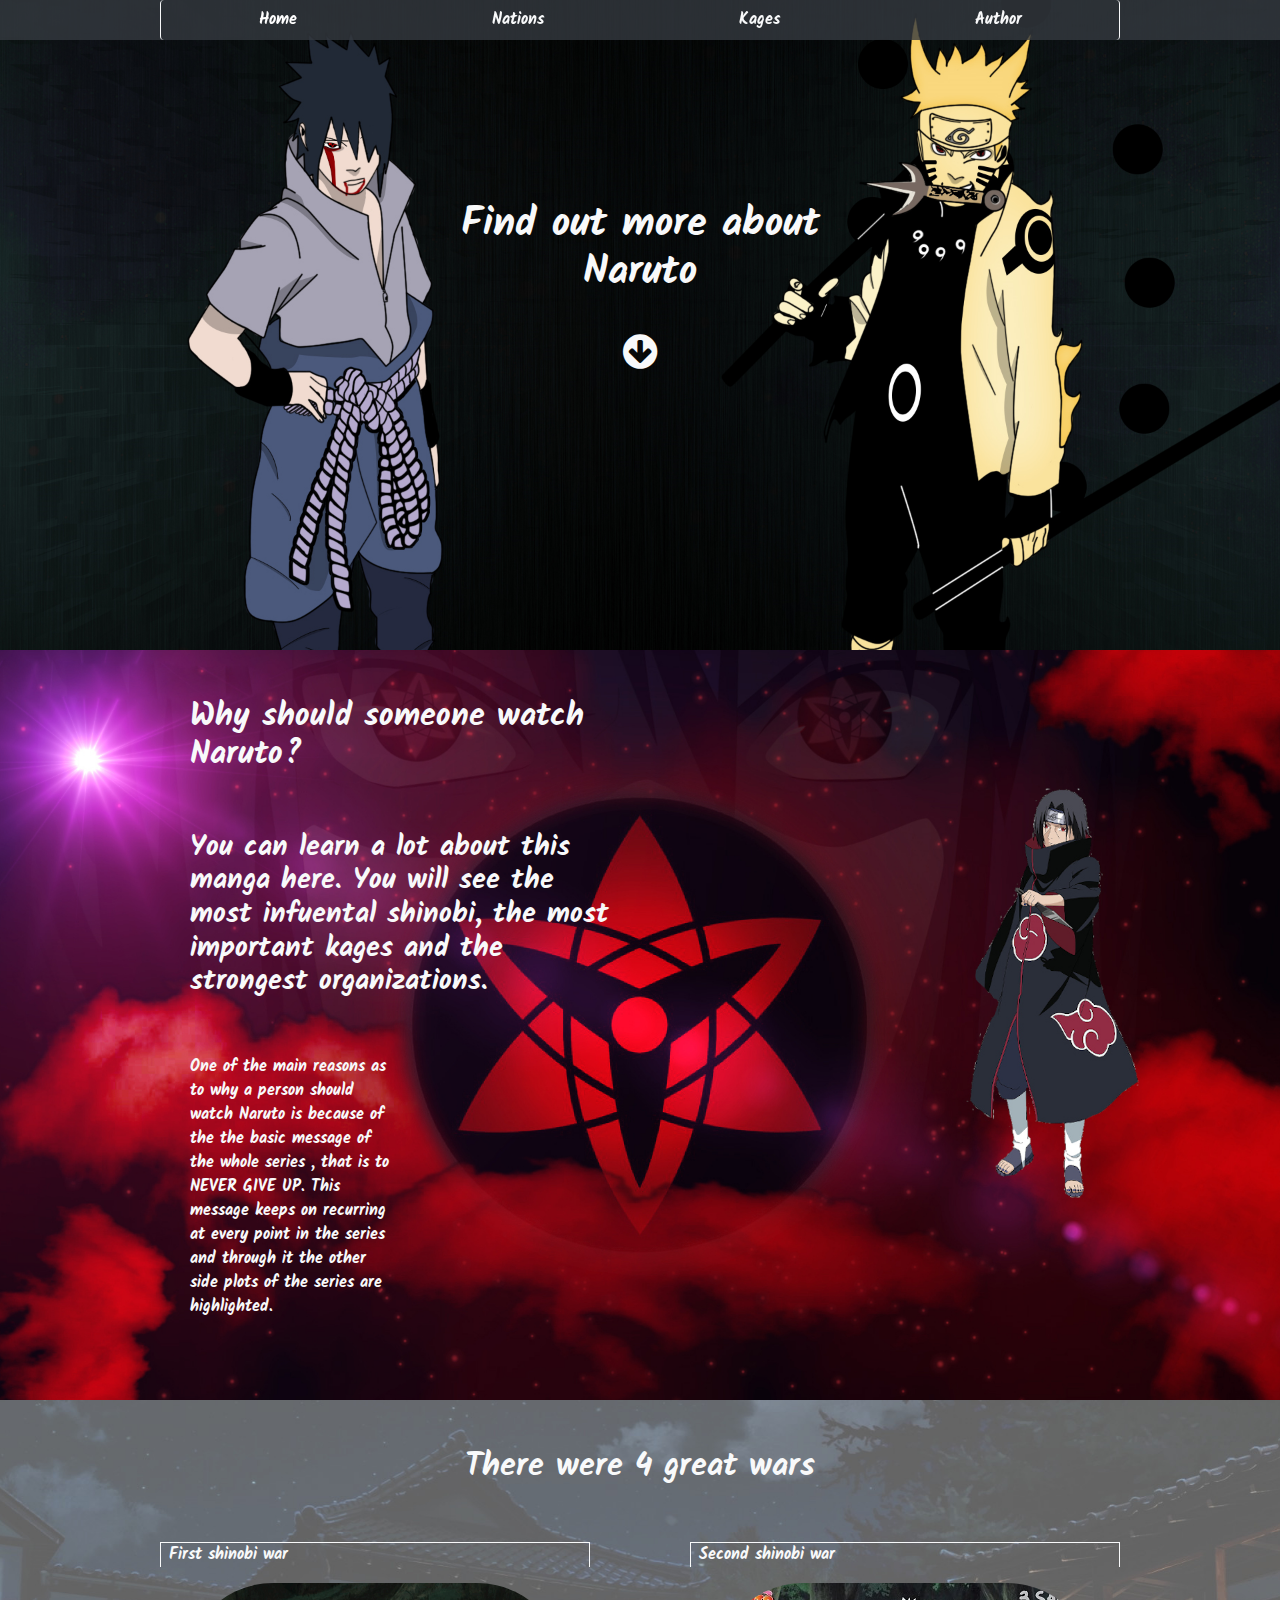
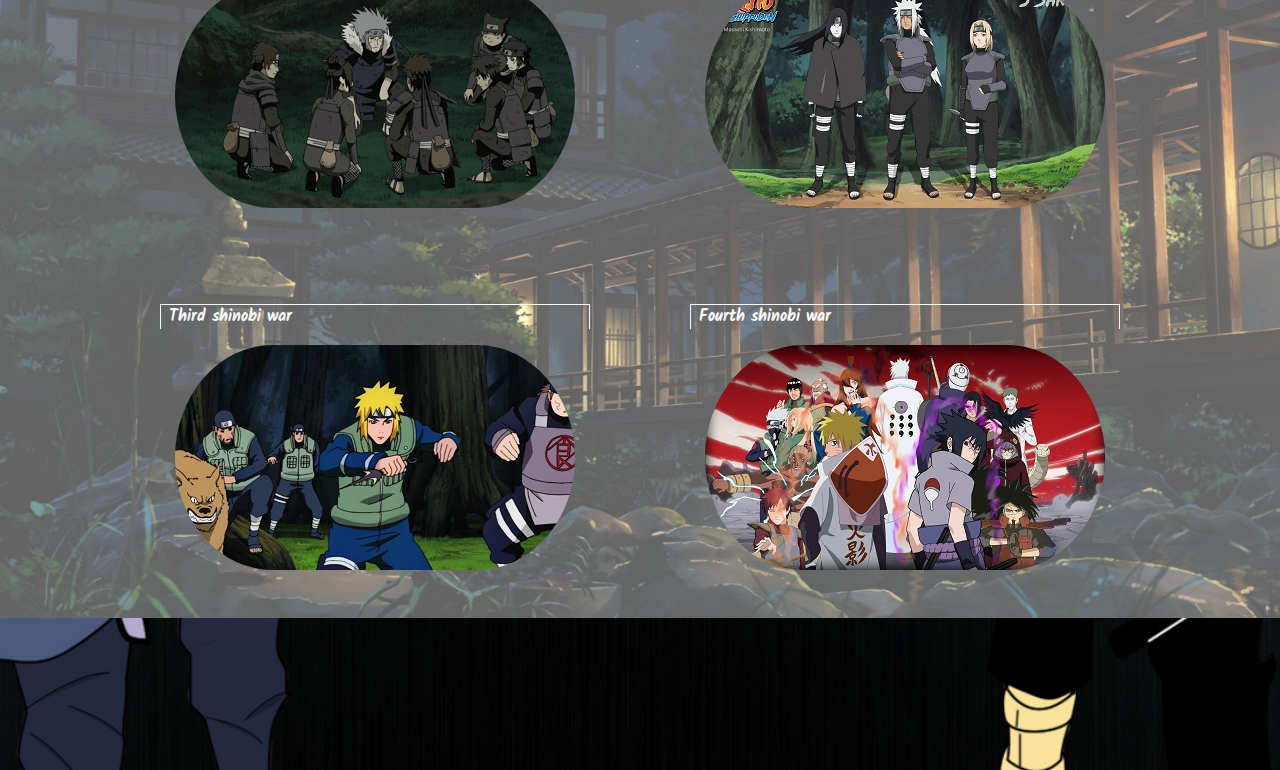
<file: index.html>
<!DOCTYPE html>
<html lang="en">
<head>
    <meta name="keywords" content="naruto,story,anime,manga,nations" />
    <meta name="description" content="This is website about Naruto. All you need to know about this anime is right here." />
    <meta charset="UTF-8">
    <meta name="author" content="Aleksandar Arsić"/>
    <meta name="viewport" content="width=device-width, initial-scale=1.0"/>
    <link href="https://fonts.googleapis.com/css?family=Roboto&display=swap" rel="stylesheet"/>
    <title>NarutoStory | Home</title>
    <link rel="stylesheet" href="https://cdnjs.cloudflare.com/ajax/libs/font-awesome/4.7.0/css/font-awesome.min.css"/>
    <link rel="stylesheet"  href="bootstrap/css/bootstrap.css"/>
    <link rel="stylesheet"  href="css/style.css"/>
    <link rel="shortcut icon" href="img/favicon.ico" type="image/x-icon"/>
    <link href="https://unpkg.com/aos@2.3.1/dist/aos.css" rel="stylesheet"/>
    <script src="https://unpkg.com/aos@2.3.1/dist/aos.js"></script>
</head>
<body>
    <!-- HEADER -->
    <div class="container-xl-fluid">
        <div class="bg-slika">
            <nav class="opacity justify-content-center fixed-top d-none d-md-flex">
                <ul class="nav nav-pills nav-fill w-75">
                    <li class="nav-item linkAktivan">
                        <a href="#" class="nav-link border-left  border-light ">Home</a>
                    </li>
                    <li class="nav-item">
                        <a href="nations.html" class="nav-link text-light ">Nations</a>
                    </li>
                    <li class="nav-item">
                        <a href="kages.html" class="nav-link text-light ">Kages</a>
                    </li>
                    <li class="nav-item">
                        <a href="author.html" class="nav-link text-light border-right  border-light">Author</a>
                    </li>
                </ul>
            </nav>
            <div class="pos-f-t d-block d-md-none d-lg-none fixed-top opacity">
                <div class="collapse" id="navbarToggleExternalContent">
                  <div class="bg-dark p-4">
                    <ul class="nav nav-pills nav-fill w-75 d-block">
                        <li class="nav-item linkAktivan">
                            <a href="#" class="nav-link text-left">Home</a>
                        </li>
                        <li class="nav-item">
                            <a href="nations.html" class="nav-link text-light text-left">Nations</a>
                        </li>
                        <li class="nav-item">
                            <a href="kages.html" class="nav-link text-light text-left">Kages</a>
                        </li>
                        <li class="nav-item">
                            <a href="author.html" class="nav-link text-light text-left">Author</a>
                        </li>
                    </ul>
                  </div>
                </div>
                <nav class="navbar navbar-dark bg-dark">
                  <button class="navbar-toggler" type="button" data-toggle="collapse" data-target="#navbarToggleExternalContent" aria-controls="navbarToggleExternalContent" aria-expanded="false" aria-label="Toggle navigation">
                    <span class="navbar-toggler-icon"></span>
                  </button>
                </nav>
              </div>
            <div class="cleaner">

            </div>
            <div class="col-12-lg text-success text-center paddingtop">
                    <h1 class="text-light animated bounce slow">Find out more about </br>Naruto</h1>
            </br>
                    <span><a href="#down"> <i class="fa fa-arrow-circle-down text-success h1 text-light"></i></a> </span>
            </div>
        </div>
    </div>
    <!-- CONTENT -->
    <div class="container-xl-fluid">
        <div class="itachi pb-5" id="down">
            <div class="container-fluid w-75">
                <div class="col-lg-6 col-md-6 col-sm-8 text-light">
                    <h2 class="float-left pt-5">Why should someone watch Naruto?</h2>
                </div>
                <div class="col-lg-6  col-md-6 col-sm-8 text-light">
                <h3 class="float-left py-5">You can learn a lot about this manga here. 
                    You will see the most infuental shinobi, the most important kages and the strongest organizations.</h3>
                </div>
                <div class="col-lg-3 col-md-6 col-sm-8 text-light">
                    <p>
                    One of the main reasons as to why a person should watch Naruto is because of the the basic message of the whole series , 
                    that is to NEVER GIVE UP. This message keeps on recurring at every point in the series and through it the other side plots of the series are highlighted.
                    </p>
                </div>
            </div>
        </div>
        <div class="konoha2" id="down">
           <h2 class="d-flex justify-content-center pt-5 text-light font-weight-bold"> There were 4 great wars</h2>
           <div class="container-fluid w-75">
                <div class="row d-xl-flex justify-content-between flex-wrap d-md-block">
                    <div class="my-5">
                        <p class="pl-2 text-light font-weight-bold border-top border-left border-right border-light col-lg-8 col-xl-12">First shinobi war</p>
                       <a href="https://naruto.fandom.com/wiki/First_Shinobi_World_War" target="_blank"> <img src="img/1st.png" class="col-lg-12 rounded-pill" alt="First shinobi war"> </a>
                    </div>
                    <div class="my-5">
                        <p class="pl-2 text-light font-weight-bold border-top border-left border-right border-light ">Second shinobi war</p>
                      <a href="https://naruto.fandom.com/wiki/Second_Shinobi_World_War" target="_blank">  <img src="img/2nd.jpg" class="col-lg-12 rounded-pill" alt="Second shinobi war"></a>
                    </div>
                </div>
                <div class="row d-xl-flex justify-content-between flex-wrap d-md-block">
                    <div class="my-5">
                        <p class="pl-2 text-light font-weight-bold border-top border-left border-right border-light ">Third shinobi war</p>
                        <a href="https://naruto.fandom.com/wiki/Third_Shinobi_World_War" target="_blank">  <img src="img/3rd.jpg" class="col-lg-12 rounded-pill" alt="Third shinobi war"></a>
                    </div>
                    <div class="py-5">
                        <p class="pl-2 text-light font-weight-bold border-top border-left border-right border-light ">Fourth shinobi war</p>
                        <a href="https://naruto.fandom.com/wiki/Fourth_Shinobi_World_War" target="_blank"> <img src="img/4th.jpg" class="col-lg-12 rounded-pill" alt="Fourth shinobi war"></a>
                    </div>
                </div>
           </div>
        </div>
    </div>
    <!--FOOOTER-->
    <div class="container-xl-fluid footer pb-3">
        <div class="container-fluid w-75">
            <div class="row d-lg-flex justify-content-between flex-wrap">
                <div class="col-lg-4 col-md-4 col-sm-4 text-sm-center text-lg-left centrirano" data-aos="flip-left">
                    <ul class="nav flex-column mt-3" >
                        <li class="nav-item" >
                          <a class="nav-link text-light font-weight-bold" href="https://www.linkedin.com/in/aleksandar-arsic-155b88173/" target="_blank">LinkedIn <i class="fa fa-linkedin-square"></i></a>
                        </li>
                        <li class="nav-item">
                          <a class="nav-link text-light font-weight-bold" href="https://www.facebook.com/acika10" target="_blank">Facebook <i class="fa fa-facebook-square"></i></a>
                        </li>
                        <li class="nav-item">
                          <a class="nav-link text-light font-weight-bold" href="https://www.instagram.com/a.aleksanndar" target="_blank">Instagram <i class="fa fa-instagram"></i></a>
                        </li>
                      </ul>
                </div>
                <div class="col-lg-4 col-md-4 col-sm-4 text-center font-weight-bold" data-aos="flip-up" data-aos-duration="900">
                    <p class="mt-5 text-light">Copyright by Aleksandar Arsić &copy</p>
                </div>
                <div class="col-lg-4 col-md-4 col-sm-4 text-sm-center text-lg-right centrirano" data-aos="flip-right" >
                    <ul class="nav flex-column mt-3">
                        <li class="nav-item">
                          <a class="nav-link text-light font-weight-bold" href="author.html">About Author</a>
                        </li>
                        <li class="nav-item">
                          <a class="nav-link text-light font-weight-bold" href="css/style.css" >Css</a>
                        </li>
                        <li class="nav-item">
                          <a class="nav-link text-light font-weight-bold" href="sitemap.xml">Sitemap</a>
                        </li>
                      </ul>
                </div>
            </div>
        </div>
    </div>


<script>  AOS.init(); </script>
<script src="https://code.jquery.com/jquery-3.4.1.slim.min.js" integrity="sha384-J6qa4849blE2+poT4WnyKhv5vZF5SrPo0iEjwBvKU7imGFAV0wwj1yYfoRSJoZ+n" crossorigin="anonymous"></script>
<script src="https://cdn.jsdelivr.net/npm/popper.js@1.16.0/dist/umd/popper.min.js" integrity="sha384-Q6E9RHvbIyZFJoft+2mJbHaEWldlvI9IOYy5n3zV9zzTtmI3UksdQRVvoxMfooAo" crossorigin="anonymous"></script>
<script src="https://stackpath.bootstrapcdn.com/bootstrap/4.4.1/js/bootstrap.min.js" integrity="sha384-wfSDF2E50Y2D1uUdj0O3uMBJnjuUD4Ih7YwaYd1iqfktj0Uod8GCExl3Og8ifwB6" crossorigin="anonymous"></script>
</body>
</html>
</file>
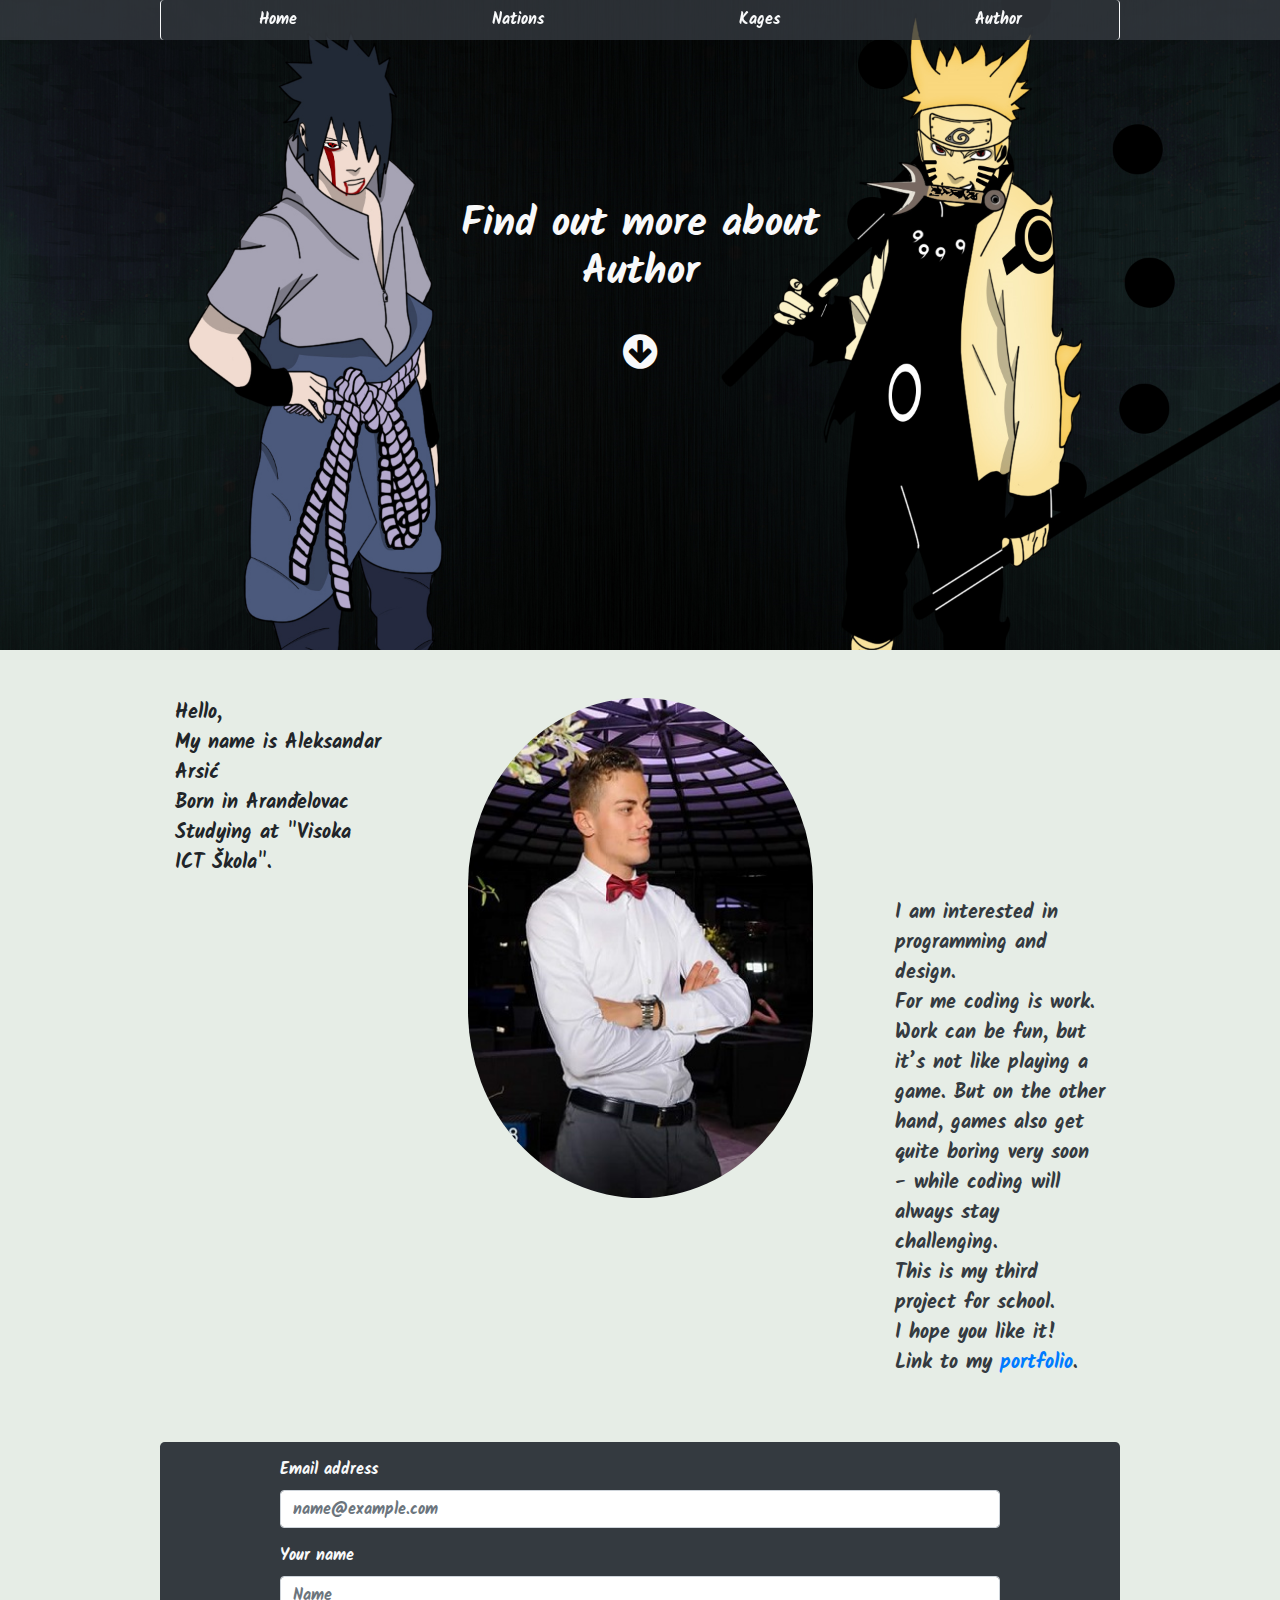
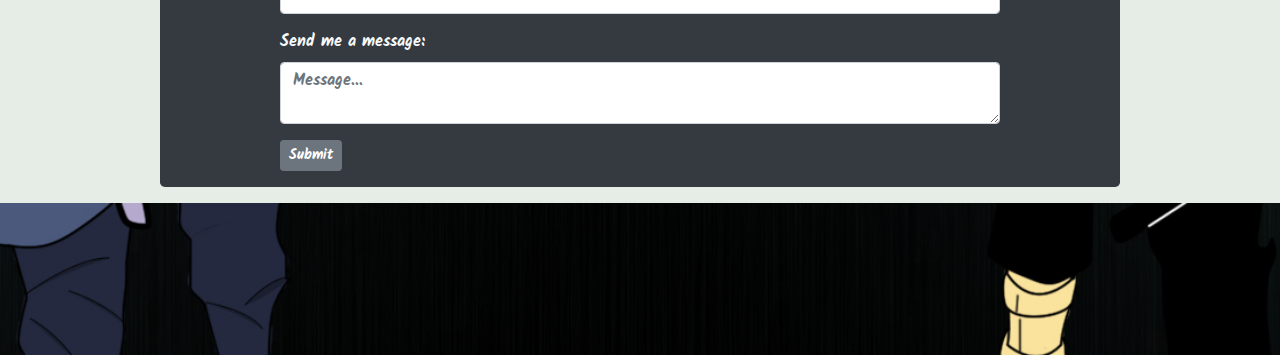
<file: author.html>
<!DOCTYPE html>
<html lang="en">
<head>
    <meta name="keywords" content="naruto,author,portfolio,code,project" />
    <meta name="description" content="This is website about Naruto. All you need to know about this anime is right here." />
    <meta charset="UTF-8">
    <meta name="author" content="Aleksandar Arsić"/>
    <meta name="viewport" content="width=device-width, initial-scale=1.0"/>
    <link href="https://fonts.googleapis.com/css?family=Roboto&display=swap" rel="stylesheet"/>
    <title>NarutoStory | Author</title>
    <link rel="stylesheet" href="https://cdnjs.cloudflare.com/ajax/libs/font-awesome/4.7.0/css/font-awesome.min.css"/>
    <link rel="stylesheet"  href="bootstrap/css/bootstrap.css"/>
    <link rel="stylesheet"  href="css/style.css"/>
    <link rel="shortcut icon" href="img/favicon.ico" type="image/x-icon"/>
    <link href="https://unpkg.com/aos@2.3.1/dist/aos.css" rel="stylesheet"/>
    <script src="https://unpkg.com/aos@2.3.1/dist/aos.js"></script>
</head>
<body>
  <!-- HEADER -->
    <div class="container-xl-fluid">
        <div class="bg-slika">
            <nav class="opacity justify-content-center fixed-top d-none d-md-flex">
                <ul class="nav nav-pills nav-fill w-75">
                    <li class="nav-item">
                        <a href="index.html" class="nav-link text-light border-left  border-light">Home</a>
                    </li>
                    <li class="nav-item">
                        <a href="nations.html" class="nav-link text-light ">Nations</a>
                    </li>
                    <li class="nav-item">
                        <a href="kages.html" class="nav-link text-light ">Kages</a>
                    </li>
                    <li class="nav-item">
                        <a href="author.html" class="nav-link text-light border-right  border-light">Author</a>
                    </li>
                </ul>
            </nav>
            <div class="pos-f-t d-block d-md-none d-lg-none fixed-top opacity">
                <div class="collapse" id="navbarToggleExternalContent">
                  <div class="bg-dark p-4">
                    <ul class="nav nav-pills nav-fill w-75 d-block">
                        <li class="nav-item">
                            <a href="index.html" class="nav-link text-light text-left">Home</a>
                        </li>
                        <li class="nav-item">
                            <a href="nations.html" class="nav-link text-light text-left">Nations</a>
                        </li>
                        <li class="nav-item">
                            <a href="kages.html" class="nav-link text-light text-left">Kages</a>
                        </li>
                        <li class="nav-item">
                            <a href="author.html" class="nav-link text-light text-left">Author</a>
                        </li>
                    </ul>
                  </div>
                </div>
                <nav class="navbar navbar-dark bg-dark">
                  <button class="navbar-toggler" type="button" data-toggle="collapse" data-target="#navbarToggleExternalContent" aria-controls="navbarToggleExternalContent" aria-expanded="false" aria-label="Toggle navigation">
                    <span class="navbar-toggler-icon"></span>
                  </button>
                </nav>
              </div>
            <div class="cleaner">
            </div>
            <div class="col-12-lg text-success text-center paddingtop">
                    <h1 class="text-light">Find out more about </br>Author</h1>
                    </br>
                    <span><a href="#down"> <i class="fa fa-arrow-circle-down text-success h1 text-light"></i></a> </span>
            </div>
        </div>
          <!-- CONTENT -->
        <div class="container-xl-fluid">
            <div class="container-fluid w-75 mt-5">
                <div class="row">
                    <div class="col-xl-3 col-lg-3 col-md-12 col-sm-12 col-xs-3 tekst1 display-5">
                    <p>Hello,</br>
                    My name is Aleksandar Arsić</br>
                    Born in Aranđelovac</br>
                    Studying at "Visoka ICT Škola".
                    </p>
                    </div>
                <div class="text-center col-xl-6 col-lg-6 col-md-12 col-sm-12 col-xs-6 text-dark">
                    <img src="img/profile (2).jpg" class="rounded-pill profile rounded mx-auto d-block col-lg-12 col-xl-10 col-md-8 col-sm-11" id="down" alt="Profile picture">
                </div>
                <div class="col-xl-3 col-lg-3 col-md-12 col-sm-12 col-xs-3 paddingtop tekst1 text-dark">
                    <p> I am interested in programming and design.</br>
                        For me coding is work. Work can be fun, but it’s not like playing a game.
                        But on the other hand, games also get quite boring very soon - while coding will always stay challenging.</br>
                        This is my third project for school.</br>
                        I hope you like it!</br>
                        Link to my <a href="https://acika4.github.io/portfolio/index.html" target="_blank">portfolio</a>.
                    </p>
                </div>
                </div>
            </div>
        </div>
    </div>
    <div class="container-xl-fluid w-75  bg-dark mx-auto rounded-lg mt-5">
        <form>
            <div class="form-group w-75 mx-auto pt-3">
              <label for="exampleFormControlInput1" class="text-light">Email address</label>
              <input type="email" class="form-control" id="idemail" placeholder="name@example.com">
            </div>
            <div class="form-group w-75 mx-auto">
              <label for="exampleFormControlSelect1" class="text-light">Your name</label>
              <input type="text" class="form-control" id="idtext"placeholder="Name">
            </div>
            <div class="form-group w-75 mx-auto">
              <label for="exampleFormControlTextarea1" class="text-light">Send me a message:</label>
              <textarea class="form-control" id="idtextarea" placeholder="Message..."rows="2"></textarea>
            </div>
            <div class="form-group w-75 mx-auto pb-3">
              <button type="button" class="btn btn-secondary btn-sm">Submit</button>
            </div>
  
          </form>
    </div>
    <!--FOOOTER-->
    <div class="container-xl-fluid footer pb-3">
      <div class="container-fluid w-75">
          <div class="row d-lg-flex justify-content-between flex-wrap">
              <div class="col-lg-4 col-md-4 col-sm-4 text-sm-center text-lg-left centrirano" data-aos="flip-left">
                  <ul class="nav flex-column mt-3" >
                      <li class="nav-item" >
                        <a class="nav-link text-light font-weight-bold" href="https://www.linkedin.com/in/aleksandar-arsic-155b88173/" target="_blank">LinkedIn <i class="fa fa-linkedin-square"></i></a>
                      </li>
                      <li class="nav-item">
                        <a class="nav-link text-light font-weight-bold" href="https://www.facebook.com/acika10" target="_blank">Facebook <i class="fa fa-facebook-square"></i></a>
                      </li>
                      <li class="nav-item">
                        <a class="nav-link text-light font-weight-bold" href="https://www.instagram.com/a.aleksanndar" target="_blank">Instagram <i class="fa fa-instagram"></i></a>
                      </li>
                    </ul>
              </div>
              <div class="col-lg-4 col-md-4 col-sm-4 text-center font-weight-bold" data-aos="flip-up" data-aos-duration="900">
                  <p class="mt-5 text-light">Copyright by Aleksandar Arsić &copy</p>
              </div>
              <div class="col-lg-4 col-md-4 col-sm-4 text-sm-center text-lg-right centrirano" data-aos="flip-right" >
                  <ul class="nav flex-column mt-3">
                      <li class="nav-item">
                        <a class="nav-link text-light font-weight-bold" href="author.html">About Author</a>
                      </li>
                      <li class="nav-item">
                        <a class="nav-link text-light font-weight-bold" href="css/style.css" >Css</a>
                      </li>
                      <li class="nav-item">
                        <a class="nav-link text-light font-weight-bold" href="sitemap.xml">Sitemap</a>
                      </li>
                    </ul>
              </div>
          </div>
      </div>
  </div>

<script>  AOS.init(); </script>
<script src="https://code.jquery.com/jquery-3.4.1.slim.min.js" integrity="sha384-J6qa4849blE2+poT4WnyKhv5vZF5SrPo0iEjwBvKU7imGFAV0wwj1yYfoRSJoZ+n" crossorigin="anonymous"></script>
<script src="https://cdn.jsdelivr.net/npm/popper.js@1.16.0/dist/umd/popper.min.js" integrity="sha384-Q6E9RHvbIyZFJoft+2mJbHaEWldlvI9IOYy5n3zV9zzTtmI3UksdQRVvoxMfooAo" crossorigin="anonymous"></script>
<script src="https://stackpath.bootstrapcdn.com/bootstrap/4.4.1/js/bootstrap.min.js" integrity="sha384-wfSDF2E50Y2D1uUdj0O3uMBJnjuUD4Ih7YwaYd1iqfktj0Uod8GCExl3Og8ifwB6" crossorigin="anonymous"></script>    
</body>
</html>
</file>
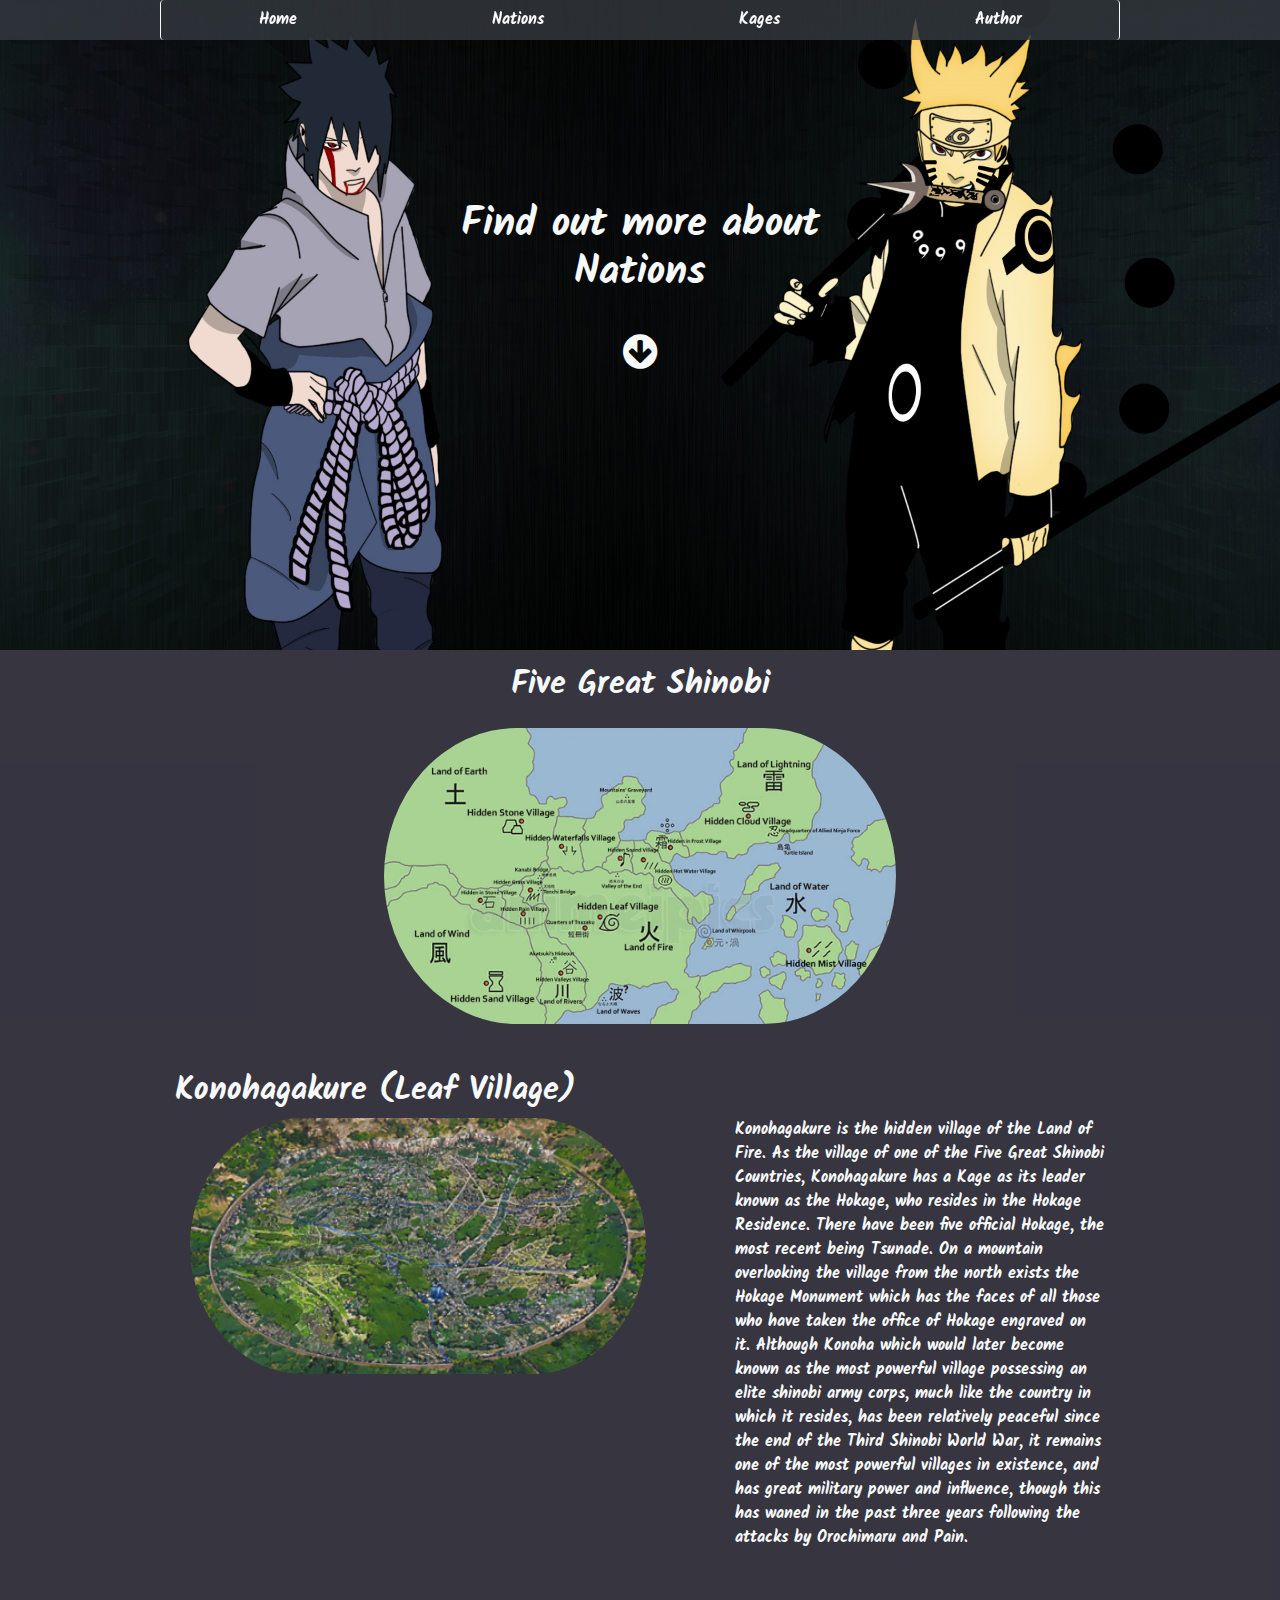
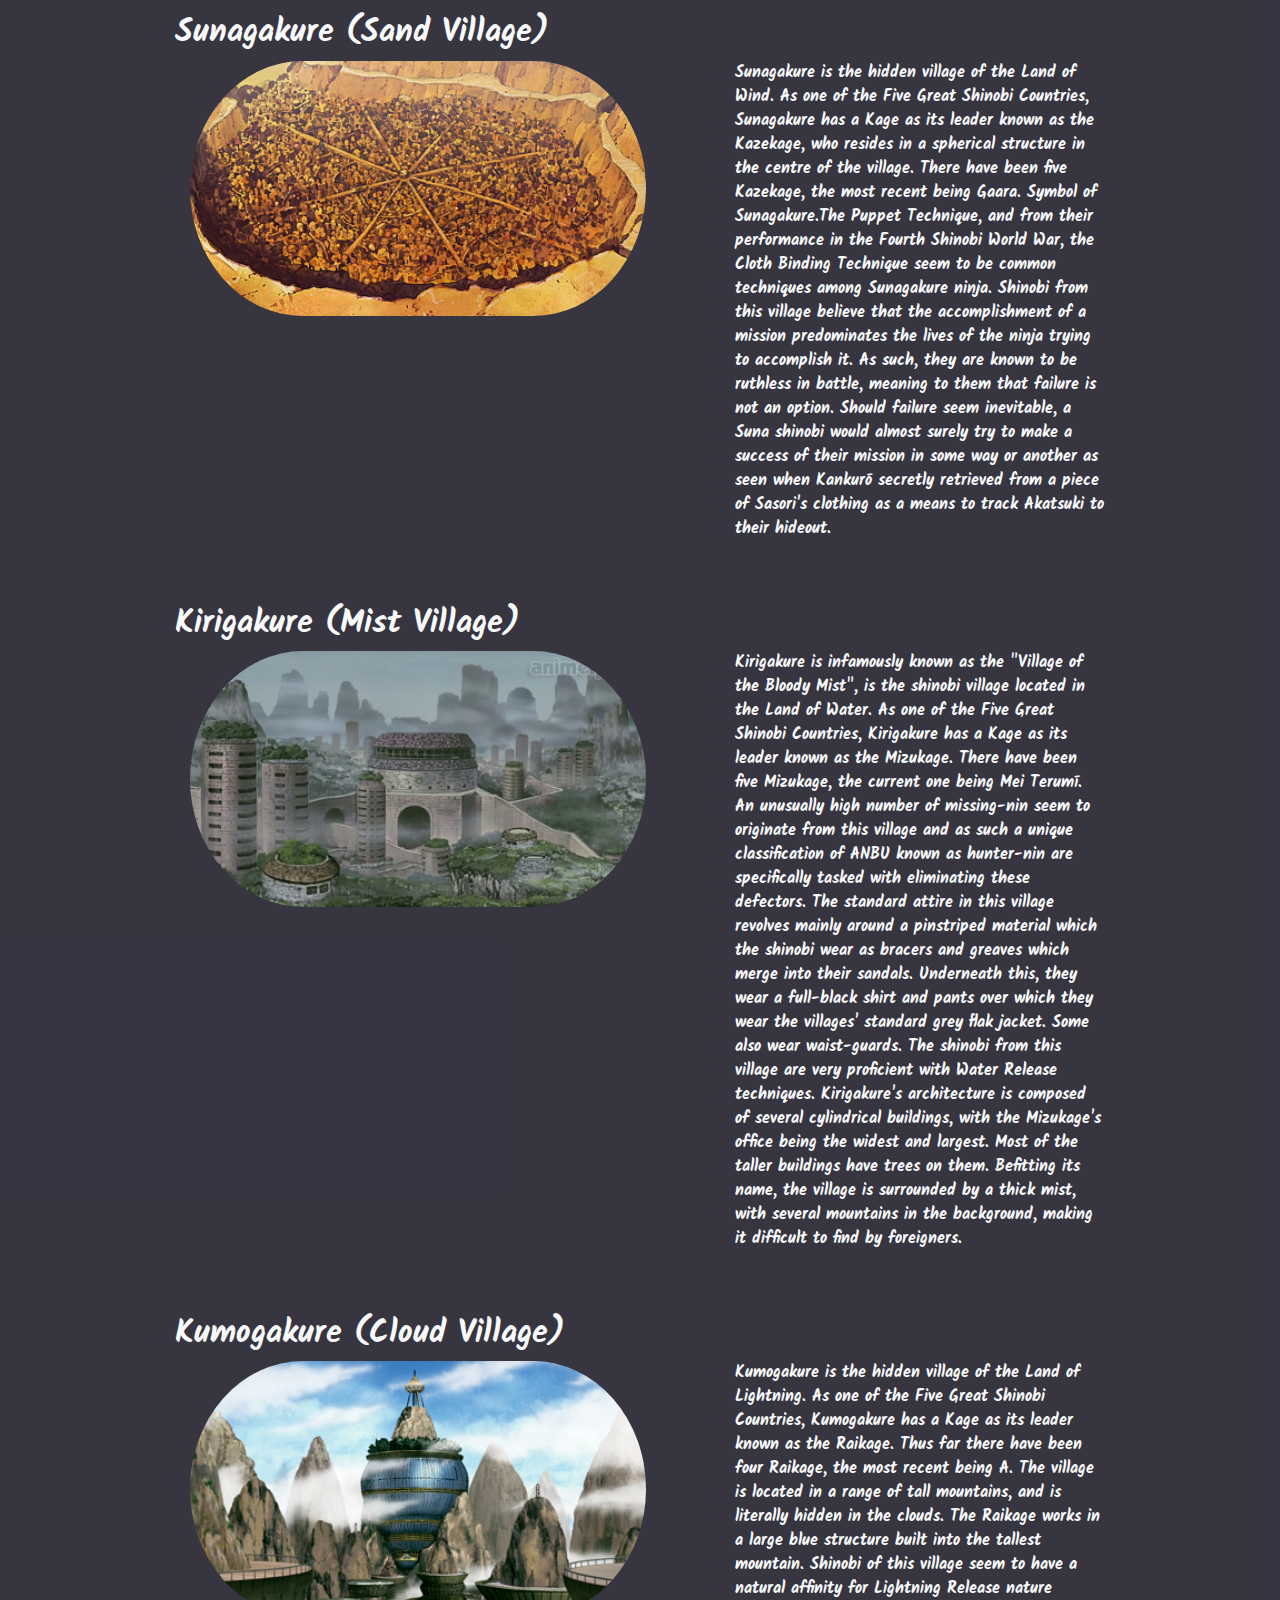
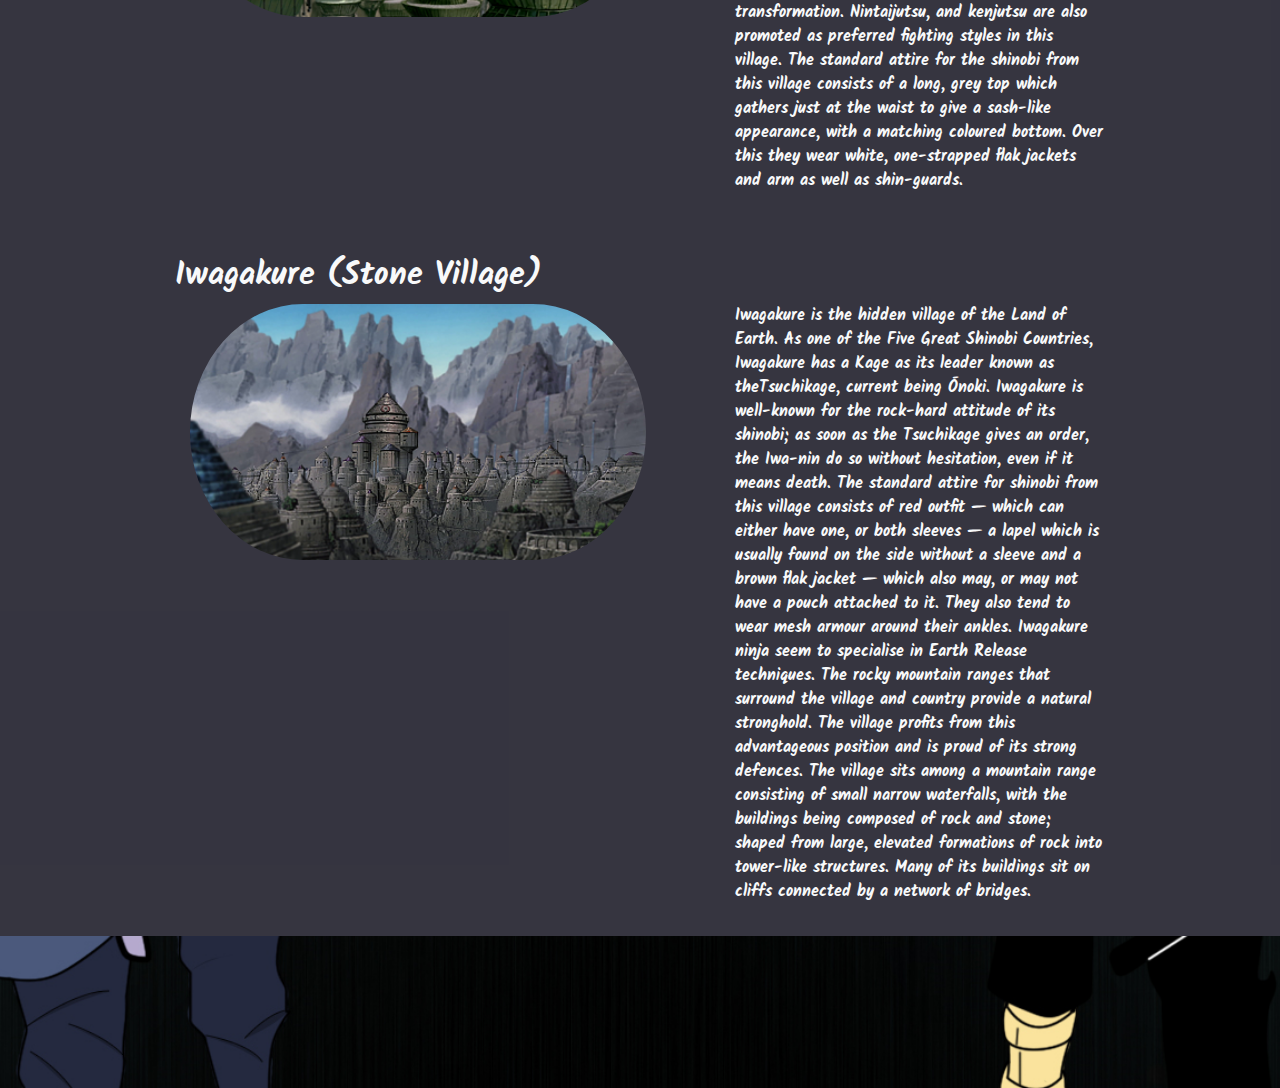
<file: nations.html>
<!DOCTYPE html>
<html lang="en">
<head>
    <meta name="keywords" content="naruto,map,anime,manga,nations" />
    <meta name="description" content="This is website about Naruto. All you need to know about this anime is right here." />
    <meta charset="UTF-8">
    <meta name="author" content="Aleksandar Arsić"/>
    <meta name="viewport" content="width=device-width, initial-scale=1.0"/>
    <link href="https://fonts.googleapis.com/css?family=Roboto&display=swap" rel="stylesheet"/>
    <title>NarutoStory | Nations</title>
    <link rel="stylesheet" href="https://cdnjs.cloudflare.com/ajax/libs/font-awesome/4.7.0/css/font-awesome.min.css"/>
    <link rel="stylesheet"  href="bootstrap/css/bootstrap.css"/>
    <link rel="stylesheet"  href="css/style.css"/>
    <link rel="shortcut icon" href="img/favicon.ico" type="image/x-icon"/>
    <link href="https://unpkg.com/aos@2.3.1/dist/aos.css" rel="stylesheet"/>
    <script src="https://unpkg.com/aos@2.3.1/dist/aos.js"></script>
</head>
<body>
   <!-- HEADER -->
   <div class="container-xl-fluid">
    <div class="bg-slika">
        <nav class="opacity justify-content-center fixed-top d-none d-md-flex">
            <ul class="nav nav-pills nav-fill w-75">
                <li class="nav-item">
                    <a href="index.html" class="nav-link text-light border-left  border-light">Home</a>
                </li>
                <li class="nav-item">
                    <a href="#" class="nav-link text-light">Nations</a>
                </li>
                <li class="nav-item">
                    <a href="kages.html" class="nav-link text-light">Kages</a>
                </li>
                <li class="nav-item">
                    <a href="author.html" class="nav-link text-light border-right  border-light">Author</a>
                </li>
            </ul>
        </nav>
        <div class="pos-f-t d-block d-md-none d-lg-none fixed-top opacity">
            <div class="collapse" id="navbarToggleExternalContent">
              <div class="bg-dark p-4">
                <ul class="nav nav-pills nav-fill w-75 d-block">
                    <li class="nav-item">
                        <a href="index.html" class="nav-link text-light text-left">Home</a>
                    </li>
                    <li class="nav-item">
                        <a href="#" class="nav-link text-light text-left">Nations</a>
                    </li>
                    <li class="nav-item">
                        <a href="kages.html" class="nav-link text-light text-left">Kages</a>
                    </li>
                    <li class="nav-item">
                        <a href="author.html" class="nav-link text-light text-left">Author</a>
                    </li>
                </ul>
              </div>
            </div>
            <nav class="navbar navbar-dark bg-dark">
              <button class="navbar-toggler" type="button" data-toggle="collapse" data-target="#navbarToggleExternalContent" aria-controls="navbarToggleExternalContent" aria-expanded="false" aria-label="Toggle navigation">
                <span class="navbar-toggler-icon"></span>
              </button>
            </nav>
          </div>
        <div class="cleaner">

        </div>
        <div class="col-12-lg text-success text-center paddingtop">
                <h1 class="text-light">Find out more about </br>Nations</h1>
        </br>
                <span><a href="#down"> <i class="fa fa-arrow-circle-down text-success h1 text-light"></i></a> </span>
        </div>
    </div>
</div>
    <!--CONTENT-->
    <div class="container-xl-fluid bgboja pb-3">
        <div class="container-fluid w-75">
            <h2 class="text-center py-3 text-light">Five Great Shinobi</h2>
            <img src="img/map.png" class="rounded mx-auto d-block col-lg-7 col-md-7 rounded-pill" id="down" alt="Map of Shinobi World">
        </div>
        <div class="container-fluid w-75">
            <div class="row mt-5">
                <div class="col-lg-12">
                    <h2 class="text-left text-light">Konohagakure (Leaf Village)</h2>
                </div>
                <div class="col-lg-12">
                    <div class="row">
                        <div class="slika col-lg-7 col-md-12 mb-3"> 
                            <img src="img/konoha.png" class="rounded mx-auto d-block col-lg-11 col-md-10 rounded-pill" alt="Map of Konoha">
                        </div>
                        <div class="col-lg-5 text-light ">
                            <p>Konohagakure is the hidden village of the Land of Fire. As the village of one of the Five Great Shinobi Countries, Konohagakure has a Kage as its leader 
                                known as the Hokage, who resides in the Hokage Residence. There have been five official Hokage, the most recent being Tsunade. On a mountain overlooking 
                                the village from the north exists the Hokage Monument which has the faces of all those who have taken the office of Hokage engraved on it. Although Konoha 
                                which would later become known as the most powerful village possessing an elite shinobi army corps, much like the country in which it resides, has been 
                                relatively peaceful since the end of the Third Shinobi World War, it remains one of the most powerful villages in existence, and has great military power 
                                and influence, though this has waned in the past three years following the attacks by Orochimaru and Pain.</p>
                        </div>
                    </div>
                </div>
            </div>
            <div class="row mt-5">
                <div class="col-lg-12">
                    <h2 class="text-left text-light">Sunagakure (Sand Village)</h2>
                </div>
                <div class="col-lg-12">
                    <div class="row">
                        <div class="slika col-lg-7 col-md-12 mb-3">
                            <img src="img/sand.png" class="rounded mx-auto d-block col-lg-11 col-md-10 rounded-pill" alt="Map of Sunagakure">
                        </div>
                        <div class="col-lg-5 text-light">
                            <p>Sunagakure is the hidden village of the Land of Wind. As one of the Five Great Shinobi Countries, Sunagakure has a Kage as its leader known as 
                                the Kazekage, who resides in a spherical structure in the centre of the village. There have been five Kazekage, the most recent being Gaara.
                                Symbol of Sunagakure.The Puppet Technique, and from their performance in the Fourth Shinobi World War, the Cloth Binding Technique seem to be 
                                common techniques among Sunagakure ninja. Shinobi from this village believe that the accomplishment of a mission predominates the lives of the
                                 ninja trying to accomplish it. As such, they are known to be ruthless in battle, meaning to them that failure is not an option. Should failure 
                                 seem inevitable, a Suna shinobi would almost surely try to make a success of their mission in some way or another as seen when Kankurō secretly 
                                 retrieved from a piece of Sasori's clothing as a means to track Akatsuki to their hideout.</p>
                        </div>
                    </div>
                </div>
            </div>
            <div class="row mt-5">
                <div class="col-lg-12">
                    <h2 class="text-left text-light">Kirigakure (Mist Village)</h2>
                </div>
                <div class="col-lg-12">
                    <div class="row">
                        <div class="slika col-lg-7 col-md-12 mb-3">
                            <img src="img/mist.PNG" class="rounded mx-auto d-block col-lg-11 col-md-10 rounded-pill" alt="Map of Kirigakure">
                        </div>
                        <div class="col-lg-5 text-light">
                            <p>Kirigakure is infamously known as the "Village of the Bloody Mist", is the shinobi village located in the Land of Water. As one of the Five
                                 Great Shinobi Countries, Kirigakure has a Kage as its leader known as the Mizukage. There have been five Mizukage, the current one being Mei Terumī. 
                                 An unusually high number of missing-nin seem to originate from this village and as such a unique classification of ANBU known as hunter-nin are
                                  specifically tasked with eliminating these defectors.
                                The standard attire in this village revolves mainly around a pinstriped material which the shinobi wear as bracers and greaves which merge into 
                                their sandals. Underneath this, they wear a full-black shirt and pants over which they wear the villages' standard grey flak jacket. 
                                Some also wear waist-guards. The shinobi from this village are very proficient with Water Release techniques. Kirigakure's architecture 
                                is composed of several cylindrical buildings, with the Mizukage's office being the widest and largest. Most of the taller buildings have 
                                trees on them. Befitting its name, the village is surrounded by a thick mist, with several mountains in the background, making it difficult 
                                to find by foreigners.</p>
                        </div>
                    </div>
                </div>
            </div>
            <div class="row mt-5">
                <div class="col-lg-12">
                    <h2 class="text-left text-light">Kumogakure (Cloud Village)</h2>
                </div>
                <div class="col-lg-12">
                    <div class="row">
                        <div class="slika col-lg-7 col-md-12 mb-3" >
                            <img src="img/cloud.png" class="rounded mx-auto d-block col-lg-11 col-md-10 rounded-pill" alt="Map of Kumogakure">
                        </div>
                        <div class="col-lg-5 text-light">
                            <p>Kumogakure is the hidden village of the Land of Lightning. 
                                As one of the Five Great Shinobi Countries, Kumogakure has a Kage as its leader known as the Raikage. Thus far there have been four Raikage,
                                the most recent being A. The village is located in a range of tall mountains, and is literally hidden in the clouds. The Raikage works in a 
                                large blue structure built into the tallest mountain.
                                Shinobi of this village seem to have a natural affinity for Lightning Release nature transformation. Nintaijutsu, and kenjutsu 
                                are also promoted as preferred fighting styles in this village. The standard attire for the shinobi from this village consists of a long, 
                                grey top which gathers just at the waist to give a sash-like appearance, with a matching coloured bottom. Over this they wear white, one-strapped 
                                flak jackets and arm as well as shin-guards.</p>
                        </div>
                    </div>
                </div>
            </div>
            <div class="row mt-5">
                <div class="col-lg-12">
                    <h2 class="text-left text-light">Iwagakure (Stone Village)</h2>
                </div>
                <div class="col-lg-12">
                    <div class="row">
                        <div class="slika col-lg-7 col-md-12 mb-3">
                            <img src="img/stone.png" class="rounded mx-auto d-block col-lg-11 col-md-10 rounded-pill"  alt="Map of Iwagakure">
                        </div>
                        <div class="col-lg-5 text-light">
                            <p>Iwagakure is the hidden village of the Land of Earth. As one of the Five Great Shinobi Countries,
                                 Iwagakure has a Kage as its leader known as theTsuchikage, current being Ōnoki. Iwagakure is well-known for the rock-hard attitude of its shinobi;
                                  as soon as the Tsuchikage gives an order, the Iwa-nin do so without hesitation, even if it means death. The standard attire for shinobi from this 
                                  village consists of red outfit — which can either have one, or both sleeves — a lapel which is usually found on the side without a sleeve and a 
                                  brown flak jacket — which also may, or may not have a pouch attached to it. They also tend to wear mesh armour around their ankles. Iwagakure ninja 
                                  seem to specialise in Earth Release techniques.
                                The rocky mountain ranges that surround the village and country provide a natural stronghold. The village profits from this advantageous 
                                position and is proud of its strong defences. The village sits among a mountain range consisting of small narrow waterfalls, with the buildings 
                                being composed of rock and stone; shaped from large, elevated formations of rock into tower-like structures. Many of its buildings sit on cliffs 
                                connected by a network of bridges.</p>
                        </div>
                    </div>
                </div>
            </div>
        </div>
        </div>
    </div>
    <!--FOOOTER-->
    <div class="container-xl-fluid footer pb-3">
        <div class="container-fluid w-75">
            <div class="row d-lg-flex justify-content-between flex-wrap">
                <div class="col-lg-4 col-md-4 col-sm-4 text-sm-center text-lg-left centrirano" data-aos="flip-left">
                    <ul class="nav flex-column mt-3" >
                        <li class="nav-item" >
                          <a class="nav-link text-light font-weight-bold" href="https://www.linkedin.com/in/aleksandar-arsic-155b88173/" target="_blank">LinkedIn <i class="fa fa-linkedin-square"></i></a>
                        </li>
                        <li class="nav-item">
                          <a class="nav-link text-light font-weight-bold" href="https://www.facebook.com/acika10" target="_blank">Facebook <i class="fa fa-facebook-square"></i></a>
                        </li>
                        <li class="nav-item">
                          <a class="nav-link text-light font-weight-bold" href="https://www.instagram.com/a.aleksanndar" target="_blank">Instagram <i class="fa fa-instagram"></i></a>
                        </li>
                      </ul>
                </div>
                <div class="col-lg-4 col-md-4 col-sm-4 text-center font-weight-bold" data-aos="flip-up" data-aos-duration="900">
                    <p class="mt-5 text-light">Copyright by Aleksandar Arsić &copy</p>
                </div>
                <div class="col-lg-4 col-md-4 col-sm-4 text-sm-center text-lg-right centrirano" data-aos="flip-right" >
                    <ul class="nav flex-column mt-3">
                        <li class="nav-item">
                          <a class="nav-link text-light font-weight-bold" href="author.html">About Author</a>
                        </li>
                        <li class="nav-item">
                          <a class="nav-link text-light font-weight-bold" href="css/style.css" >Css</a>
                        </li>
                        <li class="nav-item">
                          <a class="nav-link text-light font-weight-bold" href="sitemap.xml">Sitemap</a>
                        </li>
                      </ul>
                </div>
            </div>
        </div>
    </div>
   


<script>  AOS.init(); </script>
<script src="https://code.jquery.com/jquery-3.4.1.slim.min.js" integrity="sha384-J6qa4849blE2+poT4WnyKhv5vZF5SrPo0iEjwBvKU7imGFAV0wwj1yYfoRSJoZ+n" crossorigin="anonymous"></script>
<script src="https://cdn.jsdelivr.net/npm/popper.js@1.16.0/dist/umd/popper.min.js" integrity="sha384-Q6E9RHvbIyZFJoft+2mJbHaEWldlvI9IOYy5n3zV9zzTtmI3UksdQRVvoxMfooAo" crossorigin="anonymous"></script>
<script src="https://stackpath.bootstrapcdn.com/bootstrap/4.4.1/js/bootstrap.min.js" integrity="sha384-wfSDF2E50Y2D1uUdj0O3uMBJnjuUD4Ih7YwaYd1iqfktj0Uod8GCExl3Og8ifwB6" crossorigin="anonymous"></script>    
</body>
</html>
</file>
<file: css/style.css>
@font-face{
	src:url("njnaruto.ttf");
	font-family:'font';
}
*{
    padding:0px;
    margin:0px;
    box-sizing: border-box;
}
html{
    scroll-behavior: smooth;
}
body{
    background-color: #e6ede6;
    font-family:'font';
}
.cleaner{
    clear:both;
}
.linkAktivan a{
    color:#fff;
}
.opacity{
    background-color:rgba(52, 58, 64,0.8) ;
}
.bg-slika{
    background-image:url(../img/bg.png);
    min-height:650px;
    background-size: cover;
    background-repeat: no-repeat;
    background-position: center;
    width:100%;
}
.paddingtop{
    padding-top:200px;
}

 /*HOME */

.itachi{
    background-image: url("../img/itachipic.jpg");
    min-height:750px;
    background-size: cover;
    background-repeat: no-repeat;
    background-position: center;  
}
.konoha2{
    background-image: url("../img/konoha2.jpeg");
    min-height:700px;
    background-size: cover;
    background-repeat: no-repeat;
    background-position: center;  
}
    /*FOOTER */

.footer{
    background-image: url("../img/footer.png");
    background-size: cover;
    background-repeat: no-repeat;
    background-position: center; 
}
.slika img{
    float:left;
}
.bgboja{
    background-color: rgba(34, 32, 46, 0.9);
}

/* MATERIALIZE/KAGES*/

nav.nav-center ul {
    text-align: center;
}
nav.nav-center ul li {
    display: inline;
    float: none;
}
nav.nav-center ul li a {
    display: inline-block;
}
.marginatop{
    margin-top:150px;
}
.fleks{
    display:flex;
    justify-content: space-around;
}
.pad{
    padding-left:50px;
    padding-right:50px;
}

/* AUTHOR PAGE*/

.profile{
    background-size: cover;
    background-repeat: no-repeat;
    background-position: center; 
    min-height: 500px;
}
.tekst1{
    font-size:20px;
}


    /* MEDIA QUIERY*/
@media screen and (max-width: 987px){
        .tekst1{
            padding-top:5px;
            text-align:center;
            font-size:16px;
        }
}

@media screen and (max-width: 745px){
    .village{
        width:90%; 
    }
    .sasukebg{
        min-height:450px;
    }
}
@media screen and (max-width: 575px){
    .centrirano{
        text-align: center !important;
    }
}
</file>
